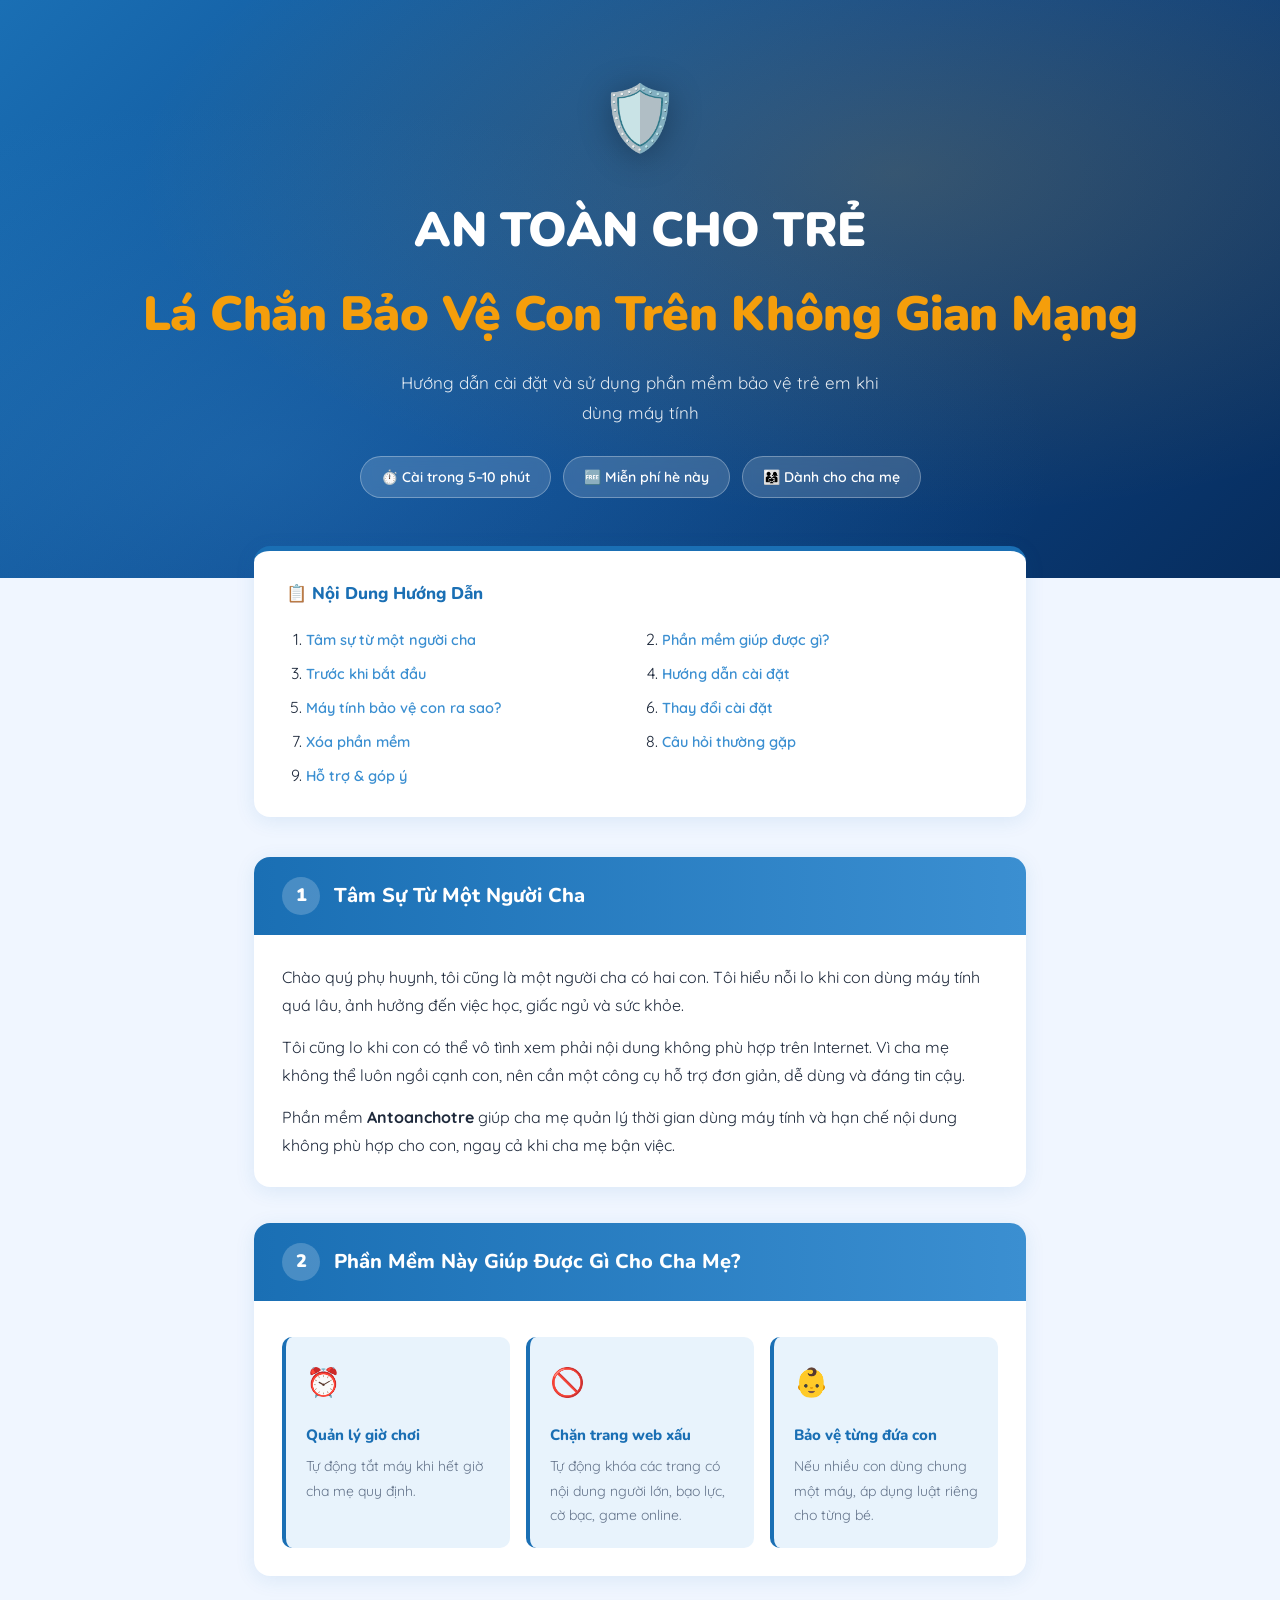
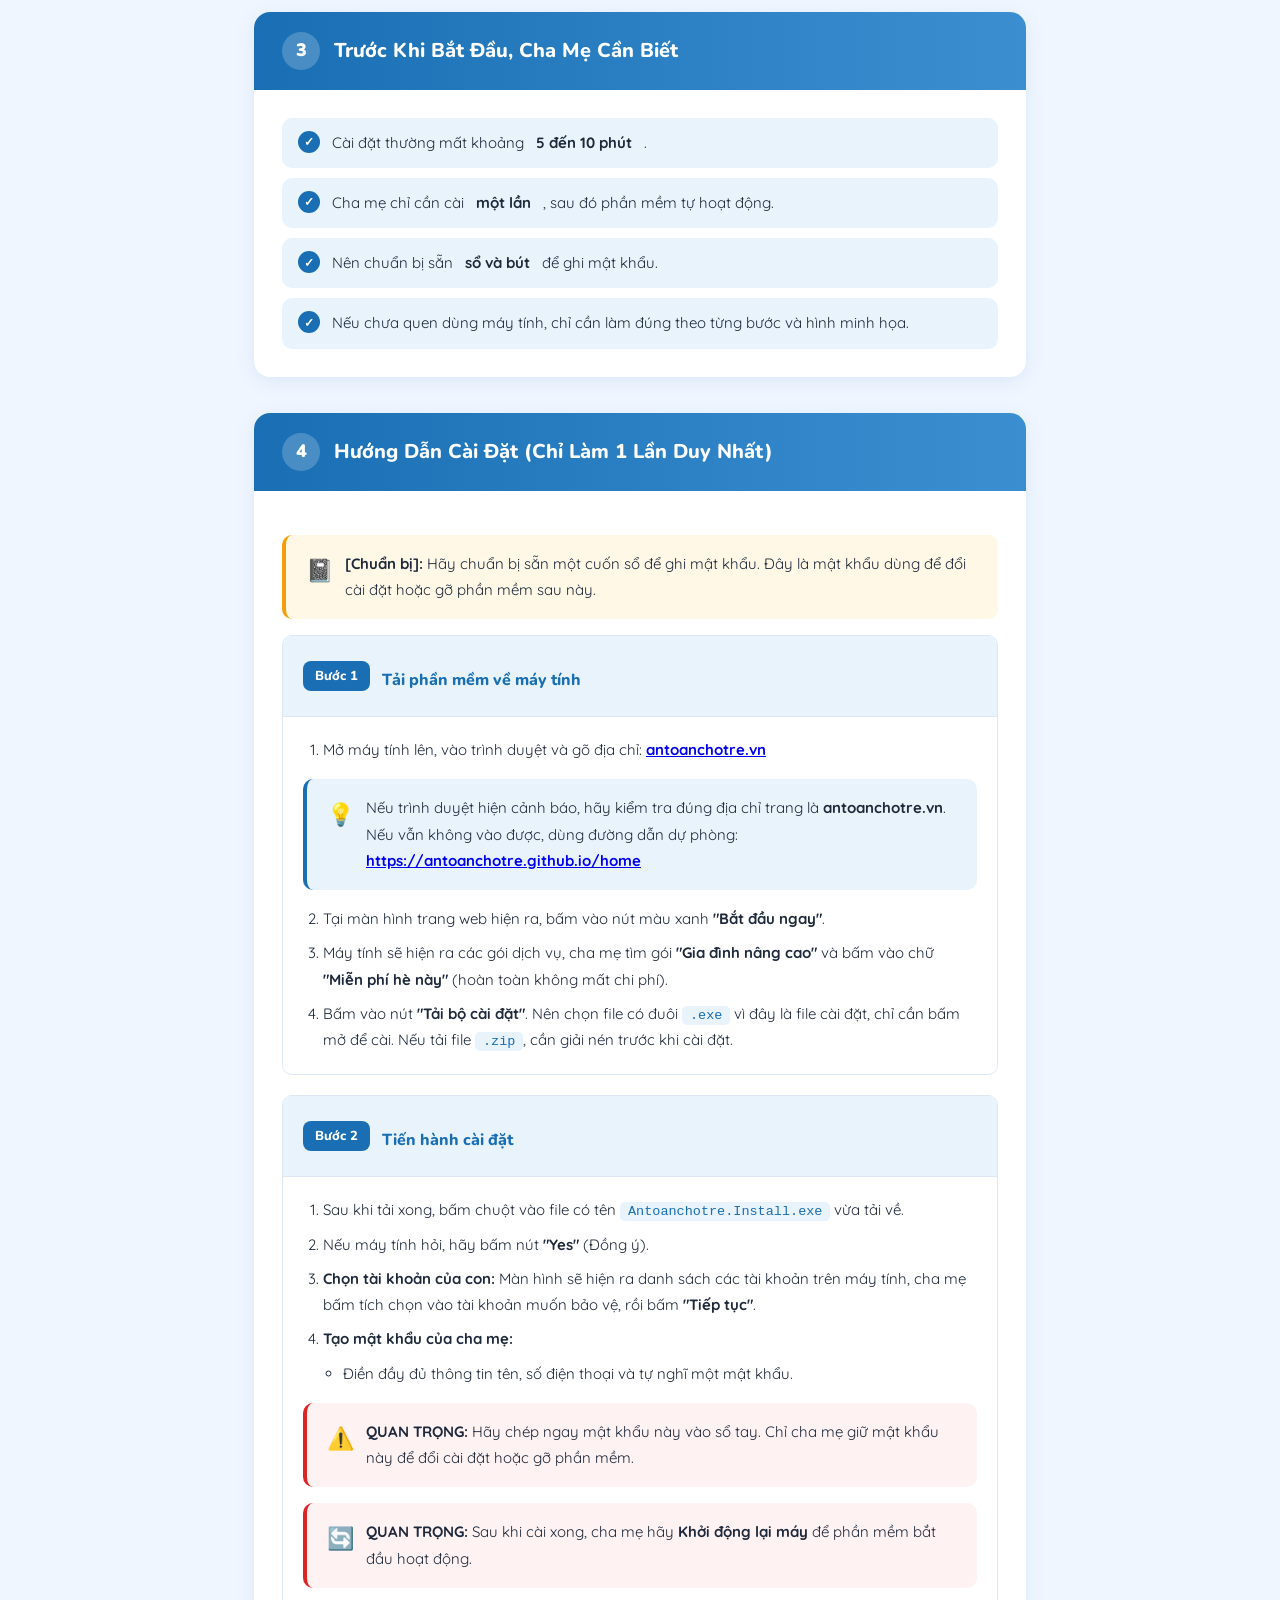
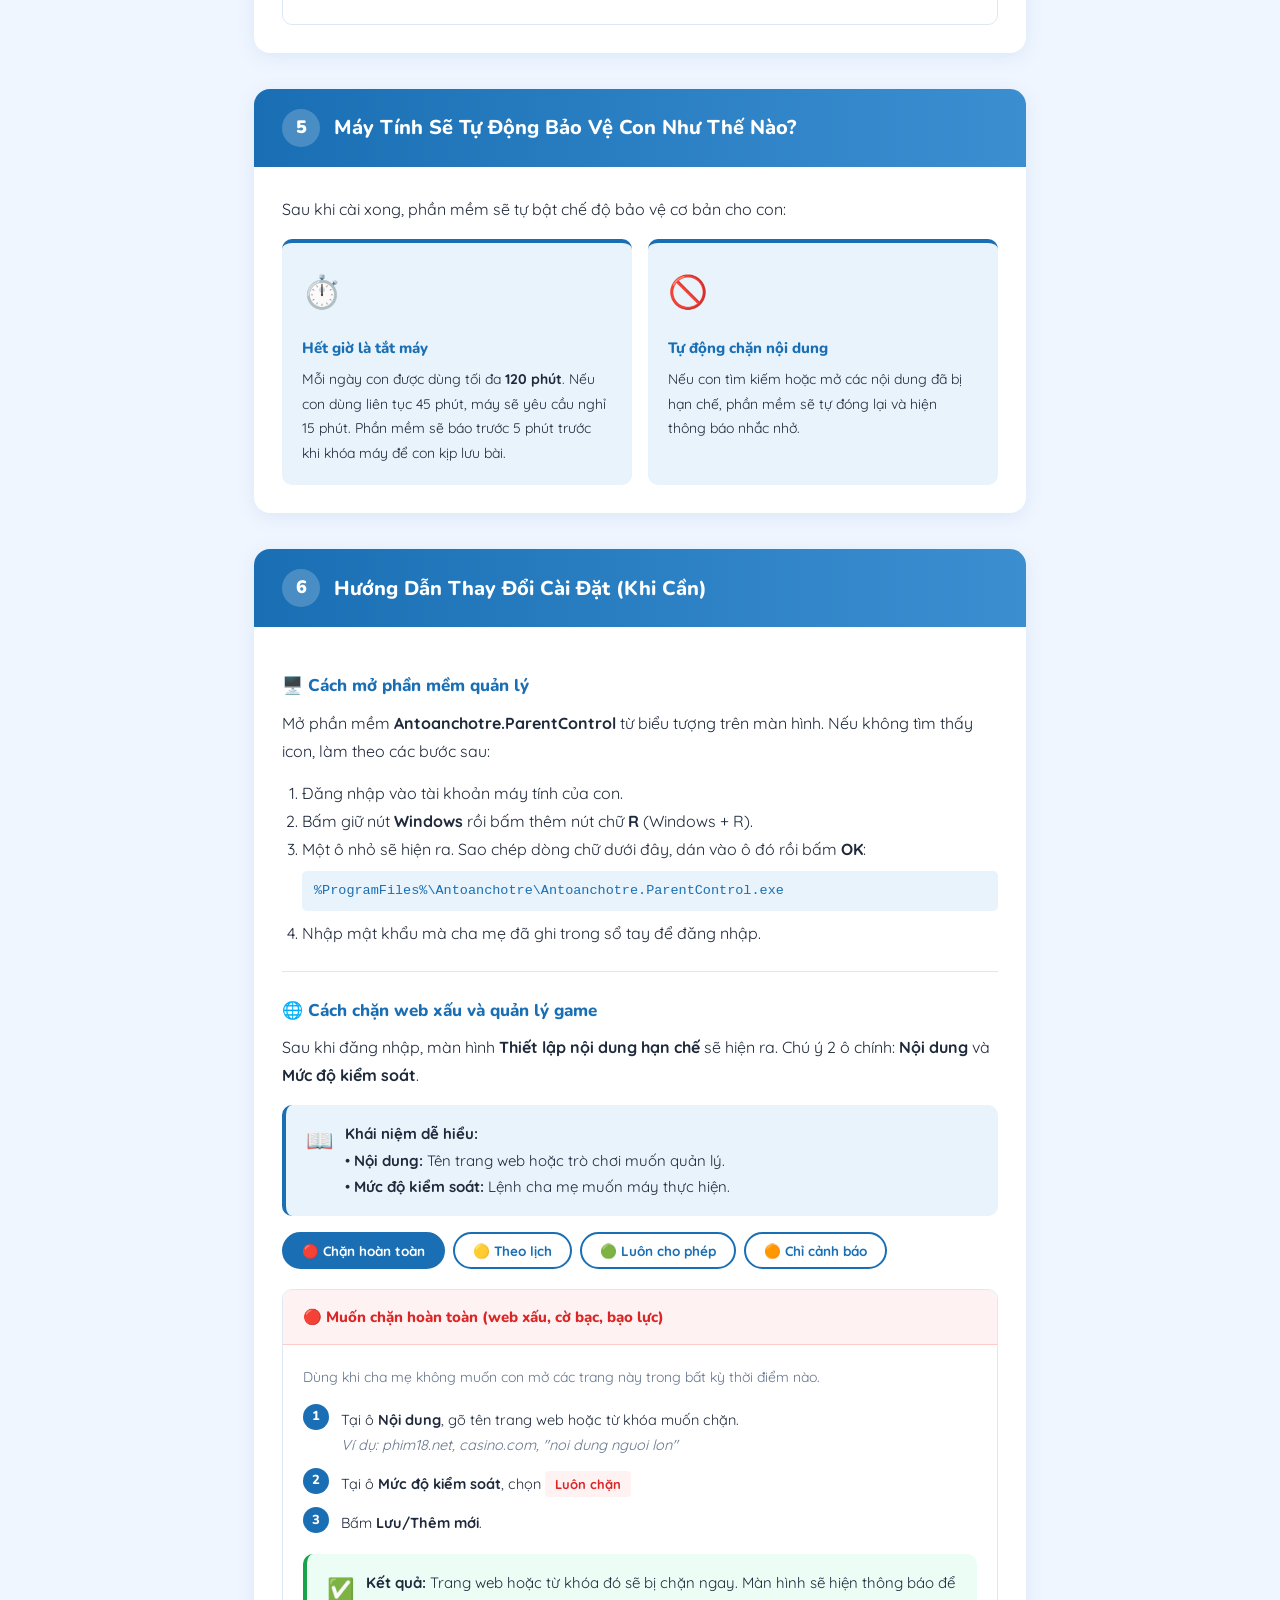
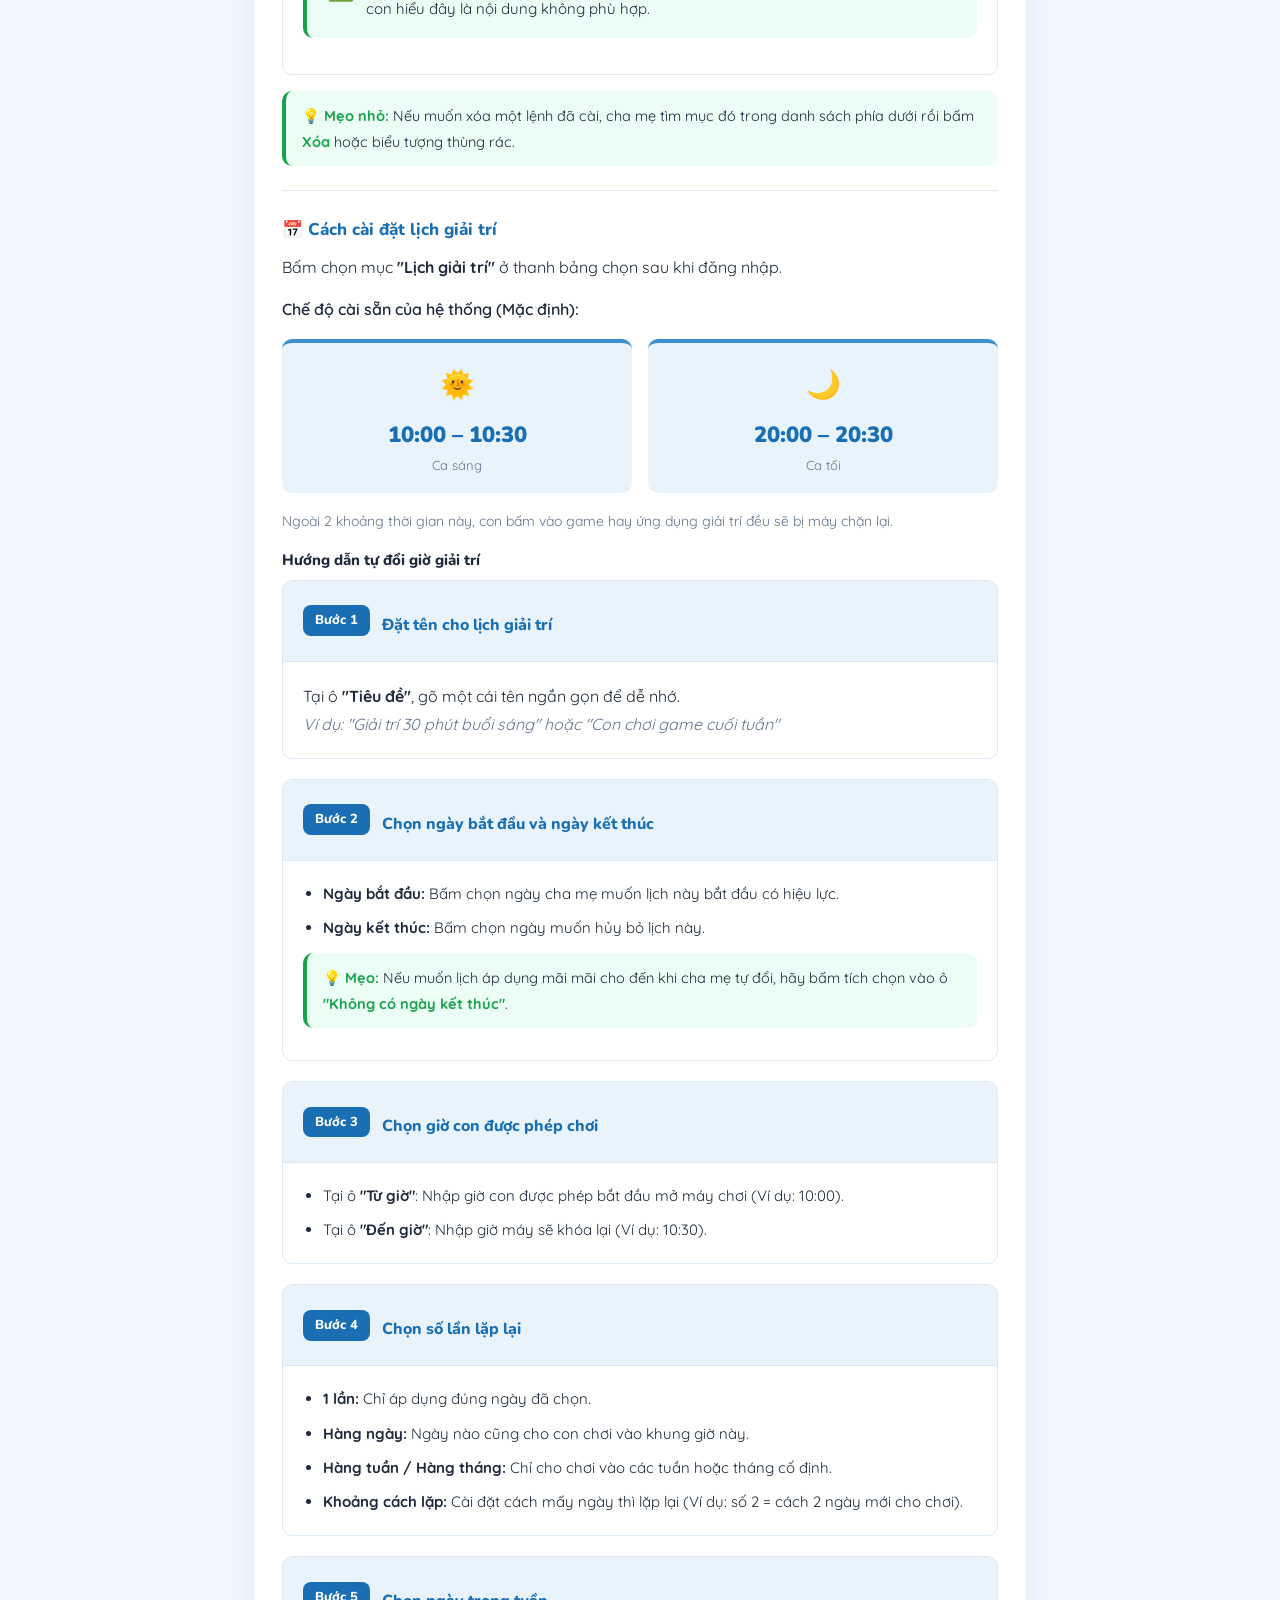
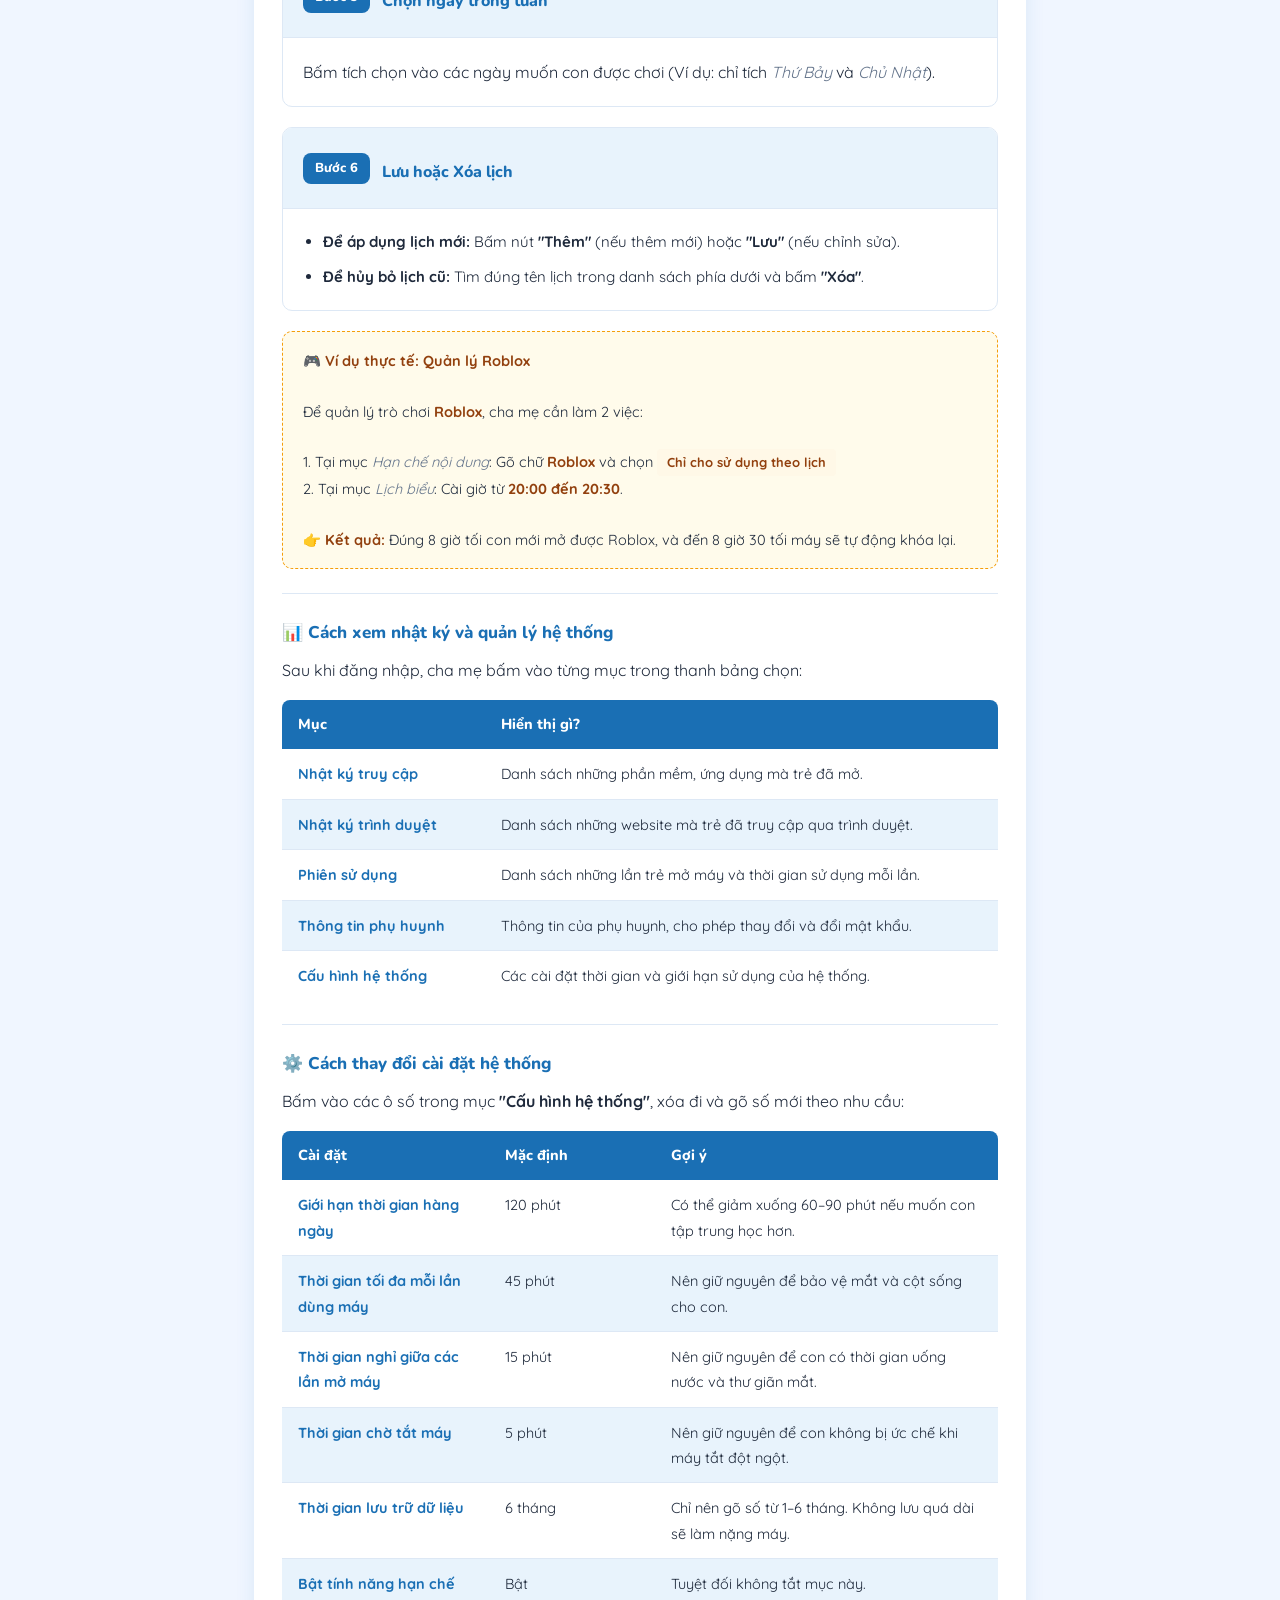
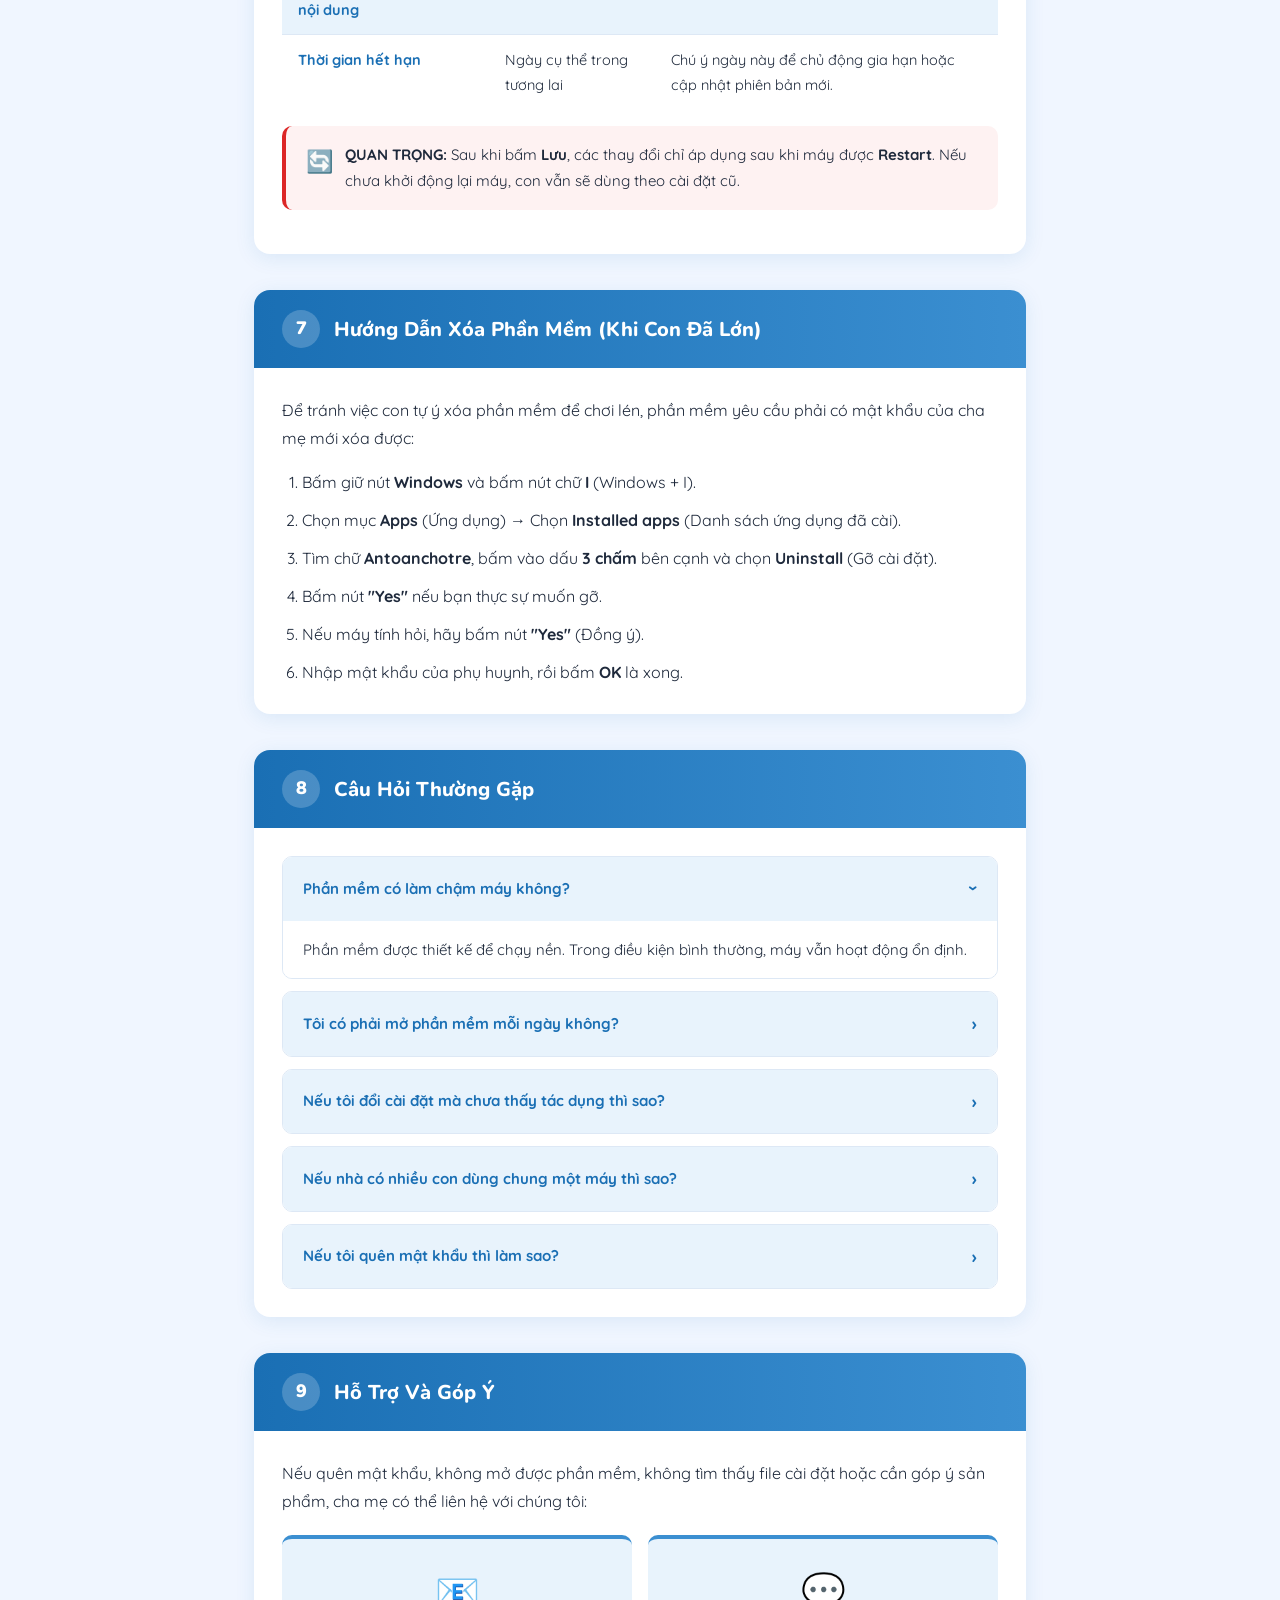
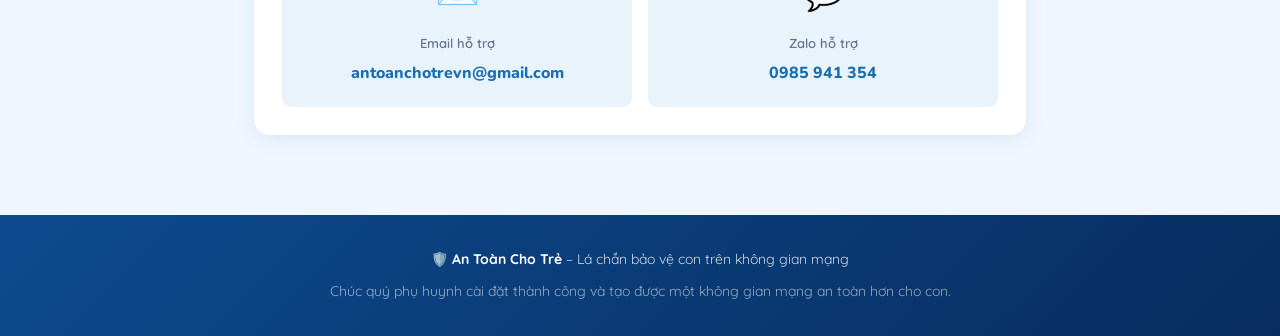
<file: guideline.html>
<!DOCTYPE html>
<html lang="vi">
<head>
  <meta charset="UTF-8">
  <meta name="viewport" content="width=device-width, initial-scale=1.0">
  <title>An Toàn Cho Trẻ – Hướng Dẫn Cài Đặt & Sử Dụng</title>
  <link href="https://fonts.googleapis.com/css2?family=Nunito:wght@400;600;700;800;900&family=Quicksand:wght@400;500;600;700&display=swap" rel="stylesheet">
  <style>
    :root {
      --primary: #1a6fb4;
      --primary-light: #e8f3fc;
      --primary-mid: #3b8fd1;
      --accent: #f59e0b;
      --accent-light: #fff8e7;
      --green: #16a34a;
      --green-light: #ecfdf5;
      --red: #dc2626;
      --red-light: #fef2f2;
      --orange: #ea580c;
      --orange-light: #fff7ed;
      --text: #1e293b;
      --text-muted: #64748b;
      --bg: #f0f6ff;
      --white: #ffffff;
      --border: #dde8f5;
      --shadow: 0 4px 20px rgba(26, 111, 180, 0.10);
      --radius: 16px;
      --radius-sm: 10px;
    }

    * { box-sizing: border-box; margin: 0; padding: 0; }

    body {
      font-family: 'Quicksand', sans-serif;
      background: var(--bg);
      color: var(--text);
      line-height: 1.75;
      font-size: 16px;
    }

    /* ── HERO ── */
    .hero {
      background: linear-gradient(135deg, #1a6fb4 0%, #0d4a8f 50%, #072d5e 100%);
      color: white;
      padding: 60px 24px 80px;
      text-align: center;
      position: relative;
      overflow: hidden;
    }
    .hero::before {
      content: '';
      position: absolute; inset: 0;
      background: radial-gradient(ellipse at 70% 30%, rgba(245,158,11,0.18) 0%, transparent 60%),
                  radial-gradient(ellipse at 20% 80%, rgba(59,143,209,0.25) 0%, transparent 55%);
    }
    .hero-icon {
      font-size: 64px;
      margin-bottom: 16px;
      display: block;
      filter: drop-shadow(0 4px 16px rgba(0,0,0,0.3));
      animation: float 3s ease-in-out infinite;
    }
    @keyframes float {
      0%, 100% { transform: translateY(0); }
      50% { transform: translateY(-8px); }
    }
    .hero h1 {
      font-family: 'Nunito', sans-serif;
      font-size: clamp(28px, 5vw, 48px);
      font-weight: 900;
      letter-spacing: -0.5px;
      position: relative;
    }
    .hero h1 span {
      color: var(--accent);
    }
    .hero-sub {
      font-size: 17px;
      opacity: 0.88;
      margin-top: 12px;
      max-width: 520px;
      margin-left: auto;
      margin-right: auto;
      position: relative;
    }
    .hero-badges {
      display: flex;
      gap: 12px;
      justify-content: center;
      flex-wrap: wrap;
      margin-top: 28px;
      position: relative;
    }
    .badge {
      background: rgba(255,255,255,0.15);
      border: 1px solid rgba(255,255,255,0.3);
      border-radius: 50px;
      padding: 8px 20px;
      font-size: 14px;
      font-weight: 600;
      backdrop-filter: blur(6px);
    }

    /* ── TABLE OF CONTENTS ── */
    .toc-wrap {
      max-width: 820px;
      margin: -32px auto 0;
      padding: 0 24px;
      position: relative;
      z-index: 10;
    }
    .toc {
      background: var(--white);
      border-radius: var(--radius);
      box-shadow: var(--shadow);
      padding: 28px 32px;
      border-top: 5px solid var(--primary);
    }
    .toc h2 {
      font-family: 'Nunito', sans-serif;
      font-size: 17px;
      font-weight: 800;
      color: var(--primary);
      margin-bottom: 16px;
      display: flex;
      align-items: center;
      gap: 8px;
    }
    .toc ol {
      padding-left: 20px;
      display: grid;
      grid-template-columns: 1fr 1fr;
      gap: 6px 24px;
    }
    @media (max-width: 560px) { .toc ol { grid-template-columns: 1fr; } }
    .toc a {
      color: var(--primary-mid);
      text-decoration: none;
      font-size: 14.5px;
      font-weight: 600;
      transition: color 0.2s;
    }
    .toc a:hover { color: var(--primary); text-decoration: underline; }

    /* ── MAIN LAYOUT ── */
    .main {
      max-width: 820px;
      margin: 0 auto;
      padding: 40px 24px 80px;
      display: flex;
      flex-direction: column;
      gap: 36px;
    }

    /* ── SECTION CARD ── */
    .section-card {
      background: var(--white);
      border-radius: var(--radius);
      box-shadow: var(--shadow);
      overflow: hidden;
    }
    .section-header {
      background: linear-gradient(90deg, var(--primary) 0%, var(--primary-mid) 100%);
      color: white;
      padding: 20px 28px;
      display: flex;
      align-items: center;
      gap: 14px;
    }
    .section-num {
      background: rgba(255,255,255,0.2);
      border-radius: 50%;
      width: 38px; height: 38px;
      display: flex; align-items: center; justify-content: center;
      font-family: 'Nunito', sans-serif;
      font-weight: 900;
      font-size: 18px;
      flex-shrink: 0;
    }
    .section-header h2 {
      font-family: 'Nunito', sans-serif;
      font-size: 20px;
      font-weight: 800;
    }
    .section-body {
      padding: 28px;
    }
    .section-body p {
      color: var(--text);
      margin-bottom: 14px;
    }
    .section-body p:last-child { margin-bottom: 0; }

    /* ── FEATURE CARDS (Section 2) ── */
    .feature-grid {
      display: grid;
      grid-template-columns: repeat(auto-fit, minmax(200px, 1fr));
      gap: 16px;
      margin-top: 8px;
    }
    .feature-card {
      background: var(--primary-light);
      border-radius: var(--radius-sm);
      padding: 20px;
      border-left: 4px solid var(--primary);
    }
    .feature-card .feat-icon { font-size: 28px; margin-bottom: 10px; }
    .feature-card h3 {
      font-family: 'Nunito', sans-serif;
      font-weight: 800;
      font-size: 15px;
      color: var(--primary);
      margin-bottom: 6px;
    }
    .feature-card p { font-size: 14px; color: var(--text-muted); margin: 0; }

    /* ── PREP CHECKLIST ── */
    .checklist {
      list-style: none;
      display: flex;
      flex-direction: column;
      gap: 10px;
    }
    .checklist li {
      display: flex;
      align-items: flex-start;
      gap: 12px;
      background: var(--primary-light);
      border-radius: var(--radius-sm);
      padding: 12px 16px;
      font-size: 15px;
    }
    .checklist li::before {
      content: '✓';
      background: var(--primary);
      color: white;
      border-radius: 50%;
      width: 22px; height: 22px;
      display: flex; align-items: center; justify-content: center;
      font-size: 12px;
      font-weight: 800;
      flex-shrink: 0;
      margin-top: 1px;
    }

    /* ── STEP BLOCKS ── */
    .step-block {
      border: 1.5px solid var(--border);
      border-radius: var(--radius-sm);
      overflow: hidden;
      margin-bottom: 20px;
    }
    .step-block:last-child { margin-bottom: 0; }
    .step-title {
      background: var(--primary-light);
      border-bottom: 1.5px solid var(--border);
      padding: 14px 20px;
      display: flex;
      align-items: center;
      gap: 12px;
    }
    .step-badge {
      background: var(--primary);
      color: white;
      border-radius: 8px;
      padding: 4px 12px;
      font-family: 'Nunito', sans-serif;
      font-weight: 800;
      font-size: 13px;
      white-space: nowrap;
    }
    .step-title h3 {
      font-family: 'Nunito', sans-serif;
      font-weight: 800;
      font-size: 16px;
      color: var(--primary);
    }
    .step-content {
      padding: 20px;
    }
    .step-content ol, .step-content ul {
      padding-left: 20px;
    }
    .step-content li { margin-bottom: 8px; font-size: 15px; }
    .step-content li:last-child { margin-bottom: 0; }

    /* ── IMPORTANT BOX ── */
    .alert {
      border-radius: var(--radius-sm);
      padding: 16px 20px;
      display: flex;
      gap: 12px;
      align-items: flex-start;
      margin: 16px 0;
      font-size: 15px;
    }
    .alert-icon { font-size: 22px; flex-shrink: 0; }
    .alert-danger { background: var(--red-light); border-left: 4px solid var(--red); }
    .alert-warning { background: var(--accent-light); border-left: 4px solid var(--accent); }
    .alert-success { background: var(--green-light); border-left: 4px solid var(--green); }
    .alert-info { background: var(--primary-light); border-left: 4px solid var(--primary); }
    .alert strong { font-weight: 700; }

    /* ── AUTO PROTECT ── */
    .protect-grid {
      display: grid;
      grid-template-columns: 1fr 1fr;
      gap: 16px;
    }
    @media (max-width: 560px) { .protect-grid { grid-template-columns: 1fr; } }
    .protect-item {
      background: var(--primary-light);
      border-radius: var(--radius-sm);
      padding: 20px;
      border-top: 4px solid var(--primary);
    }
    .protect-item .p-icon { font-size: 32px; margin-bottom: 10px; }
    .protect-item h3 { font-family: 'Nunito', sans-serif; font-weight: 800; font-size: 15px; color: var(--primary); margin-bottom: 6px; }
    .protect-item p { font-size: 14px; color: var(--text); }

    /* ── CASE SCENARIOS ── */
    .case-tabs {
      display: flex;
      flex-wrap: wrap;
      gap: 8px;
      margin-bottom: 20px;
    }
    .case-tab {
      padding: 8px 18px;
      border-radius: 50px;
      border: 2px solid var(--primary);
      color: var(--primary);
      font-weight: 700;
      font-size: 13.5px;
      cursor: pointer;
      background: transparent;
      transition: all 0.2s;
      font-family: 'Quicksand', sans-serif;
    }
    .case-tab:hover, .case-tab.active {
      background: var(--primary);
      color: white;
    }
    .case-content { display: none; }
    .case-content.active { display: block; }

    .case-box {
      border: 1.5px solid var(--border);
      border-radius: var(--radius-sm);
      overflow: hidden;
    }
    .case-header {
      padding: 14px 20px;
      font-family: 'Nunito', sans-serif;
      font-weight: 800;
      font-size: 15px;
      display: flex;
      align-items: center;
      gap: 10px;
    }
    .case-header.block { background: #fef2f2; color: var(--red); border-bottom: 1.5px solid #fecaca; }
    .case-header.schedule { background: var(--accent-light); color: #92400e; border-bottom: 1.5px solid #fde68a; }
    .case-header.allow { background: var(--green-light); color: var(--green); border-bottom: 1.5px solid #bbf7d0; }
    .case-header.warn { background: var(--orange-light); color: var(--orange); border-bottom: 1.5px solid #fed7aa; }
    .case-steps {
      padding: 20px;
      display: flex;
      flex-direction: column;
      gap: 10px;
    }
    .case-step {
      display: flex;
      align-items: flex-start;
      gap: 12px;
    }
    .case-step-num {
      background: var(--primary);
      color: white;
      border-radius: 50%;
      width: 26px; height: 26px;
      display: flex; align-items: center; justify-content: center;
      font-family: 'Nunito', sans-serif;
      font-weight: 800;
      font-size: 13px;
      flex-shrink: 0;
    }
    .case-step-text { font-size: 14.5px; padding-top: 3px; }
    .tag {
      display: inline-block;
      padding: 2px 10px;
      border-radius: 4px;
      font-size: 13px;
      font-weight: 700;
    }
    .tag-block { background: #fef2f2; color: var(--red); }
    .tag-schedule { background: var(--accent-light); color: #92400e; }
    .tag-allow { background: var(--green-light); color: var(--green); }
    .tag-warn { background: var(--orange-light); color: var(--orange); }

    /* ── SCHEDULE TABLE ── */
    .schedule-default {
      display: flex;
      gap: 16px;
      flex-wrap: wrap;
      margin: 16px 0;
    }
    .schedule-slot {
      flex: 1;
      min-width: 160px;
      background: var(--primary-light);
      border-radius: var(--radius-sm);
      padding: 16px 20px;
      border-top: 4px solid var(--primary-mid);
      text-align: center;
    }
    .schedule-slot .slot-icon { font-size: 28px; margin-bottom: 8px; }
    .schedule-slot .slot-time {
      font-family: 'Nunito', sans-serif;
      font-weight: 900;
      font-size: 22px;
      color: var(--primary);
    }
    .schedule-slot .slot-label { font-size: 13px; color: var(--text-muted); }

    /* ── SETTINGS TABLE ── */
    .settings-table {
      width: 100%;
      border-collapse: collapse;
      font-size: 14.5px;
    }
    .settings-table th {
      background: var(--primary);
      color: white;
      padding: 12px 16px;
      text-align: left;
      font-family: 'Nunito', sans-serif;
      font-weight: 800;
    }
    .settings-table th:first-child { border-radius: 8px 0 0 0; }
    .settings-table th:last-child { border-radius: 0 8px 0 0; }
    .settings-table td {
      padding: 12px 16px;
      border-bottom: 1px solid var(--border);
      vertical-align: top;
    }
    .settings-table tr:nth-child(even) td { background: var(--primary-light); }
    .settings-table tr:last-child td { border-bottom: none; }
    .settings-table td:first-child { font-weight: 700; color: var(--primary); }

    /* ── FAQ ── */
    .faq-list { display: flex; flex-direction: column; gap: 12px; }
    .faq-item {
      border: 1.5px solid var(--border);
      border-radius: var(--radius-sm);
      overflow: hidden;
    }
    .faq-q {
      padding: 16px 20px;
      cursor: pointer;
      display: flex;
      justify-content: space-between;
      align-items: center;
      font-weight: 700;
      font-size: 15px;
      background: var(--primary-light);
      color: var(--primary);
      user-select: none;
    }
    .faq-q .arrow { font-size: 18px; transition: transform 0.25s; }
    .faq-item.open .faq-q .arrow { transform: rotate(90deg); }
    .faq-a {
      display: none;
      padding: 16px 20px;
      font-size: 15px;
      line-height: 1.7;
      background: white;
    }
    .faq-item.open .faq-a { display: block; }

    /* ── SUPPORT ── */
    .support-cards {
      display: flex;
      gap: 16px;
      flex-wrap: wrap;
    }
    .support-card {
      flex: 1;
      min-width: 200px;
      background: var(--primary-light);
      border-radius: var(--radius-sm);
      padding: 20px;
      text-align: center;
      border-top: 4px solid var(--primary-mid);
    }
    .support-card .s-icon { font-size: 36px; margin-bottom: 10px; }
    .support-card .s-label { font-size: 13px; color: var(--text-muted); margin-bottom: 4px; font-weight: 600; }
    .support-card .s-val { font-family: 'Nunito', sans-serif; font-weight: 800; font-size: 16px; color: var(--primary); }
    .support-card a { color: var(--primary); text-decoration: none; }

    /* ── FOOTER ── */
    footer {
      background: linear-gradient(135deg, #0d4a8f, #072d5e);
      color: rgba(255,255,255,0.8);
      text-align: center;
      padding: 32px 24px;
      font-size: 14px;
    }
    footer strong { color: white; }

    /* ── CODE ── */
    code {
      font-family: 'Courier New', monospace;
      background: var(--primary-light);
      color: var(--primary);
      padding: 2px 8px;
      border-radius: 5px;
      font-size: 13.5px;
    }

    /* ── EXAMPLE BOX ── */
    .example-box {
      background: #fffbeb;
      border: 1.5px dashed var(--accent);
      border-radius: var(--radius-sm);
      padding: 16px 20px;
      font-size: 14.5px;
      margin: 12px 0;
    }
    .example-box strong { color: #92400e; }

    h3 { font-family: 'Nunito', sans-serif; font-weight: 800; color: var(--primary); margin: 16px 0 8px; font-size: 17px; }
    h4 { font-family: 'Nunito', sans-serif; font-weight: 800; color: var(--text); margin: 14px 0 6px; font-size: 15px; }

    strong { font-weight: 700; }
    em { font-style: italic; color: var(--text-muted); }

    .tip {
      background: var(--green-light);
      border-left: 4px solid var(--green);
      border-radius: var(--radius-sm);
      padding: 12px 16px;
      font-size: 14.5px;
      margin: 12px 0;
    }
    .tip strong { color: var(--green); }
  </style>
</head>
<body>

<!-- HERO -->
<div class="hero">
  <span class="hero-icon">🛡️</span>
  <h1>AN TOÀN CHO TRẺ<br><span>Lá Chắn Bảo Vệ Con Trên Không Gian Mạng</span></h1>
  <p class="hero-sub">Hướng dẫn cài đặt và sử dụng phần mềm bảo vệ trẻ em khi dùng máy tính</p>
  <div class="hero-badges">
    <span class="badge">⏱️ Cài trong 5–10 phút</span>
    <span class="badge">🆓 Miễn phí hè này</span>
    <span class="badge">👨‍👩‍👧 Dành cho cha mẹ</span>
  </div>
</div>

<!-- TOC -->
<div class="toc-wrap">
  <div class="toc">
    <h2>📋 Nội Dung Hướng Dẫn</h2>
    <ol>
      <li><a href="#sec1">Tâm sự từ một người cha</a></li>
      <li><a href="#sec2">Phần mềm giúp được gì?</a></li>
      <li><a href="#sec3">Trước khi bắt đầu</a></li>
      <li><a href="#sec4">Hướng dẫn cài đặt</a></li>
      <li><a href="#sec5">Máy tính bảo vệ con ra sao?</a></li>
      <li><a href="#sec6">Thay đổi cài đặt</a></li>
      <li><a href="#sec7">Xóa phần mềm</a></li>
      <li><a href="#sec8">Câu hỏi thường gặp</a></li>
      <li><a href="#sec9">Hỗ trợ & góp ý</a></li>
    </ol>
  </div>
</div>

<!-- MAIN CONTENT -->
<div class="main">

  <!-- SECTION 1 -->
  <div class="section-card" id="sec1">
    <div class="section-header">
      <div class="section-num">1</div>
      <h2>Tâm Sự Từ Một Người Cha</h2>
    </div>
    <div class="section-body">
      <p>Chào quý phụ huynh, tôi cũng là một người cha có hai con. Tôi hiểu nỗi lo khi con dùng máy tính quá lâu, ảnh hưởng đến việc học, giấc ngủ và sức khỏe.</p>
      <p>Tôi cũng lo khi con có thể vô tình xem phải nội dung không phù hợp trên Internet. Vì cha mẹ không thể luôn ngồi cạnh con, nên cần một công cụ hỗ trợ đơn giản, dễ dùng và đáng tin cậy.</p>
      <p>Phần mềm <strong>Antoanchotre</strong> giúp cha mẹ quản lý thời gian dùng máy tính và hạn chế nội dung không phù hợp cho con, ngay cả khi cha mẹ bận việc.</p>
    </div>
  </div>

  <!-- SECTION 2 -->
  <div class="section-card" id="sec2">
    <div class="section-header">
      <div class="section-num">2</div>
      <h2>Phần Mềm Này Giúp Được Gì Cho Cha Mẹ?</h2>
    </div>
    <div class="section-body">
      <div class="feature-grid">
        <div class="feature-card">
          <div class="feat-icon">⏰</div>
          <h3>Quản lý giờ chơi</h3>
          <p>Tự động tắt máy khi hết giờ cha mẹ quy định.</p>
        </div>
        <div class="feature-card">
          <div class="feat-icon">🚫</div>
          <h3>Chặn trang web xấu</h3>
          <p>Tự động khóa các trang có nội dung người lớn, bạo lực, cờ bạc, game online.</p>
        </div>
        <div class="feature-card">
          <div class="feat-icon">👶</div>
          <h3>Bảo vệ từng đứa con</h3>
          <p>Nếu nhiều con dùng chung một máy, áp dụng luật riêng cho từng bé.</p>
        </div>
      </div>
    </div>
  </div>

  <!-- SECTION 3 -->
  <div class="section-card" id="sec3">
    <div class="section-header">
      <div class="section-num">3</div>
      <h2>Trước Khi Bắt Đầu, Cha Mẹ Cần Biết</h2>
    </div>
    <div class="section-body">
      <ul class="checklist">
        <li>Cài đặt thường mất khoảng <strong>5 đến 10 phút</strong>.</li>
        <li>Cha mẹ chỉ cần cài <strong>một lần</strong>, sau đó phần mềm tự hoạt động.</li>
        <li>Nên chuẩn bị sẵn <strong>sổ và bút</strong> để ghi mật khẩu.</li>
        <li>Nếu chưa quen dùng máy tính, chỉ cần làm đúng theo từng bước và hình minh họa.</li>
      </ul>
    </div>
  </div>

  <!-- SECTION 4 -->
  <div class="section-card" id="sec4">
    <div class="section-header">
      <div class="section-num">4</div>
      <h2>Hướng Dẫn Cài Đặt (Chỉ Làm 1 Lần Duy Nhất)</h2>
    </div>
    <div class="section-body">
      <div class="alert alert-warning">
        <span class="alert-icon">📓</span>
        <div><strong>[Chuẩn bị]:</strong> Hãy chuẩn bị sẵn một cuốn sổ để ghi mật khẩu. Đây là mật khẩu dùng để đổi cài đặt hoặc gỡ phần mềm sau này.</div>
      </div>

      <div class="step-block">
        <div class="step-title">
          <span class="step-badge">Bước 1</span>
          <h3>Tải phần mềm về máy tính</h3>
        </div>
        <div class="step-content">
          <ol>
            <li>Mở máy tính lên, vào trình duyệt và gõ địa chỉ: <strong><a href="http://antoanchotre.vn" target="_blank">antoanchotre.vn</a></strong></li>
          </ol>
          <div class="alert alert-info">
            <span class="alert-icon">💡</span>
            <div>Nếu trình duyệt hiện cảnh báo, hãy kiểm tra đúng địa chỉ trang là <strong>antoanchotre.vn</strong>. Nếu vẫn không vào được, dùng đường dẫn dự phòng: <a href="https://antoanchotre.github.io/home" target="_blank"><strong>https://antoanchotre.github.io/home</strong></a></div>
          </div>
          <ol start="2">
            <li>Tại màn hình trang web hiện ra, bấm vào nút màu xanh <strong>"Bắt đầu ngay"</strong>.</li>
            <li>Máy tính sẽ hiện ra các gói dịch vụ, cha mẹ tìm gói <strong>"Gia đình nâng cao"</strong> và bấm vào chữ <strong>"Miễn phí hè này"</strong> (hoàn toàn không mất chi phí).</li>
            <li>Bấm vào nút <strong>"Tải bộ cài đặt"</strong>. Nên chọn file có đuôi <code>.exe</code> vì đây là file cài đặt, chỉ cần bấm mở để cài. Nếu tải file <code>.zip</code>, cần giải nén trước khi cài đặt.</li>
          </ol>
        </div>
      </div>

      <div class="step-block">
        <div class="step-title">
          <span class="step-badge">Bước 2</span>
          <h3>Tiến hành cài đặt</h3>
        </div>
        <div class="step-content">
          <ol>
            <li>Sau khi tải xong, bấm chuột vào file có tên <code>Antoanchotre.Install.exe</code> vừa tải về.</li>
            <li>Nếu máy tính hỏi, hãy bấm nút <strong>"Yes"</strong> (Đồng ý).</li>
            <li><strong>Chọn tài khoản của con:</strong> Màn hình sẽ hiện ra danh sách các tài khoản trên máy tính, cha mẹ bấm tích chọn vào tài khoản muốn bảo vệ, rồi bấm <strong>"Tiếp tục"</strong>.</li>
            <li>
              <strong>Tạo mật khẩu của cha mẹ:</strong>
              <ul style="margin-top:8px;">
                <li>Điền đầy đủ thông tin tên, số điện thoại và tự nghĩ một mật khẩu.</li>
              </ul>
            </li>
          </ol>
          <div class="alert alert-danger">
            <span class="alert-icon">⚠️</span>
            <div><strong>QUAN TRỌNG:</strong> Hãy chép ngay mật khẩu này vào sổ tay. Chỉ cha mẹ giữ mật khẩu này để đổi cài đặt hoặc gỡ phần mềm.</div>
          </div>
          <div class="alert alert-danger">
            <span class="alert-icon">🔄</span>
            <div><strong>QUAN TRỌNG:</strong> Sau khi cài xong, cha mẹ hãy <strong>Khởi động lại máy</strong> để phần mềm bắt đầu hoạt động.</div>
          </div>
        </div>
      </div>
    </div>
  </div>

  <!-- SECTION 5 -->
  <div class="section-card" id="sec5">
    <div class="section-header">
      <div class="section-num">5</div>
      <h2>Máy Tính Sẽ Tự Động Bảo Vệ Con Như Thế Nào?</h2>
    </div>
    <div class="section-body">
      <p>Sau khi cài xong, phần mềm sẽ tự bật chế độ bảo vệ cơ bản cho con:</p>
      <div class="protect-grid" style="margin-top:16px;">
        <div class="protect-item">
          <div class="p-icon">⏱️</div>
          <h3>Hết giờ là tắt máy</h3>
          <p>Mỗi ngày con được dùng tối đa <strong>120 phút</strong>. Nếu con dùng liên tục 45 phút, máy sẽ yêu cầu nghỉ 15 phút. Phần mềm sẽ báo trước 5 phút trước khi khóa máy để con kịp lưu bài.</p>
        </div>
        <div class="protect-item">
          <div class="p-icon">🚫</div>
          <h3>Tự động chặn nội dung</h3>
          <p>Nếu con tìm kiếm hoặc mở các nội dung đã bị hạn chế, phần mềm sẽ tự đóng lại và hiện thông báo nhắc nhở.</p>
        </div>
      </div>
    </div>
  </div>

  <!-- SECTION 6 -->
  <div class="section-card" id="sec6">
    <div class="section-header">
      <div class="section-num">6</div>
      <h2>Hướng Dẫn Thay Đổi Cài Đặt (Khi Cần)</h2>
    </div>
    <div class="section-body">

      <h3>🖥️ Cách mở phần mềm quản lý</h3>
      <p>Mở phần mềm <strong>Antoanchotre.ParentControl</strong> từ biểu tượng trên màn hình. Nếu không tìm thấy icon, làm theo các bước sau:</p>
      <ol style="padding-left:20px; margin:12px 0;">
        <li>Đăng nhập vào tài khoản máy tính của con.</li>
        <li>Bấm giữ nút <strong>Windows</strong> rồi bấm thêm nút chữ <strong>R</strong> (Windows + R).</li>
        <li>Một ô nhỏ sẽ hiện ra. Sao chép dòng chữ dưới đây, dán vào ô đó rồi bấm <strong>OK</strong>:<br><code style="display:block; margin:8px 0; padding:8px 12px;">%ProgramFiles%\Antoanchotre\Antoanchotre.ParentControl.exe</code></li>
        <li>Nhập mật khẩu mà cha mẹ đã ghi trong sổ tay để đăng nhập.</li>
      </ol>

      <hr style="border:none; border-top:1.5px solid var(--border); margin:24px 0;">

      <h3>🌐 Cách chặn web xấu và quản lý game</h3>
      <p>Sau khi đăng nhập, màn hình <strong>Thiết lập nội dung hạn chế</strong> sẽ hiện ra. Chú ý 2 ô chính: <strong>Nội dung</strong> và <strong>Mức độ kiểm soát</strong>.</p>

      <div class="alert alert-info" style="margin:16px 0;">
        <span class="alert-icon">📖</span>
        <div>
          <strong>Khái niệm dễ hiểu:</strong><br>
          • <strong>Nội dung:</strong> Tên trang web hoặc trò chơi muốn quản lý.<br>
          • <strong>Mức độ kiểm soát:</strong> Lệnh cha mẹ muốn máy thực hiện.
        </div>
      </div>

      <!-- Case Tabs -->
      <div class="case-tabs">
        <button class="case-tab active" onclick="showCase('block')">🔴 Chặn hoàn toàn</button>
        <button class="case-tab" onclick="showCase('schedule')">🟡 Theo lịch</button>
        <button class="case-tab" onclick="showCase('allow')">🟢 Luôn cho phép</button>
        <button class="case-tab" onclick="showCase('warn')">🟠 Chỉ cảnh báo</button>
      </div>

      <div id="case-block" class="case-content active">
        <div class="case-box">
          <div class="case-header block">🔴 Muốn chặn hoàn toàn (web xấu, cờ bạc, bạo lực)</div>
          <div class="case-steps">
            <p style="font-size:14px; color:var(--text-muted); margin-bottom:4px;">Dùng khi cha mẹ không muốn con mở các trang này trong bất kỳ thời điểm nào.</p>
            <div class="case-step">
              <div class="case-step-num">1</div>
              <div class="case-step-text">Tại ô <strong>Nội dung</strong>, gõ tên trang web hoặc từ khóa muốn chặn.<br><em>Ví dụ: phim18.net, casino.com, "noi dung nguoi lon"</em></div>
            </div>
            <div class="case-step">
              <div class="case-step-num">2</div>
              <div class="case-step-text">Tại ô <strong>Mức độ kiểm soát</strong>, chọn <span class="tag tag-block">Luôn chặn</span></div>
            </div>
            <div class="case-step">
              <div class="case-step-num">3</div>
              <div class="case-step-text">Bấm <strong>Lưu/Thêm mới</strong>.</div>
            </div>
            <div class="alert alert-success" style="margin-top:8px;">
              <span class="alert-icon">✅</span>
              <div><strong>Kết quả:</strong> Trang web hoặc từ khóa đó sẽ bị chặn ngay. Màn hình sẽ hiện thông báo để con hiểu đây là nội dung không phù hợp.</div>
            </div>
          </div>
        </div>
      </div>

      <div id="case-schedule" class="case-content">
        <div class="case-box">
          <div class="case-header schedule">🟡 Chỉ cho phép chơi game theo giờ cố định</div>
          <div class="case-steps">
            <p style="font-size:14px; color:var(--text-muted); margin-bottom:4px;">Dùng khi cha mẹ vẫn cho con chơi game, nhưng chỉ trong khung giờ giải trí đã cài sẵn.</p>
            <div class="case-step">
              <div class="case-step-num">1</div>
              <div class="case-step-text">Tại ô <strong>Nội dung</strong>, gõ tên trò chơi hoặc trang web game.<br><em>Ví dụ: Roblox, Game Center, roblox.com</em></div>
            </div>
            <div class="case-step">
              <div class="case-step-num">2</div>
              <div class="case-step-text">Tại ô <strong>Mức độ kiểm soát</strong>, chọn <span class="tag tag-schedule">Chỉ cho sử dụng theo lịch</span></div>
            </div>
            <div class="case-step">
              <div class="case-step-num">3</div>
              <div class="case-step-text">Bấm <strong>Lưu/Thêm mới</strong>.</div>
            </div>
            <div class="alert alert-success" style="margin-top:8px;">
              <span class="alert-icon">✅</span>
              <div><strong>Kết quả:</strong> Vào giờ học con mở game sẽ bị khóa. Game chỉ được mở trong khung giờ giải trí đã cài.</div>
            </div>
          </div>
        </div>
      </div>

      <div id="case-allow" class="case-content">
        <div class="case-box">
          <div class="case-header allow">🟢 Luôn cho phép học tập (tránh bị khóa nhầm)</div>
          <div class="case-steps">
            <p style="font-size:14px; color:var(--text-muted); margin-bottom:4px;">Dùng khi cha mẹ muốn đảm bảo một trang học tập luôn mở được và không bị khóa nhầm.</p>
            <div class="case-step">
              <div class="case-step-num">1</div>
              <div class="case-step-text">Tại ô <strong>Nội dung</strong>, gõ chính xác đường link học tập của con.<br><em>Ví dụ: tienganhchoe.com, tienganh.abc.com/learn</em></div>
            </div>
            <div class="case-step">
              <div class="case-step-num">2</div>
              <div class="case-step-text">Tại ô <strong>Mức độ kiểm soát</strong>, chọn <span class="tag tag-allow">Luôn cho phép sử dụng</span></div>
            </div>
            <div class="case-step">
              <div class="case-step-num">3</div>
              <div class="case-step-text">Bấm <strong>Lưu/Thêm mới</strong>.</div>
            </div>
          </div>
        </div>
      </div>

      <div id="case-warn" class="case-content">
        <div class="case-box">
          <div class="case-header warn">🟠 Chỉ cảnh báo chứ không chặn</div>
          <div class="case-steps">
            <p style="font-size:14px; color:var(--text-muted); margin-bottom:4px;">Dùng cho các trang mà cha mẹ không muốn cấm hẳn nhưng vẫn muốn nhắc con dùng cẩn thận.</p>
            <div class="case-step">
              <div class="case-step-num">1</div>
              <div class="case-step-text">Tại ô <strong>Nội dung</strong>, gõ tên trang web.<br><em>Ví dụ: youtube.com</em></div>
            </div>
            <div class="case-step">
              <div class="case-step-num">2</div>
              <div class="case-step-text">Tại ô <strong>Mức độ kiểm soát</strong>, chọn <span class="tag tag-warn">Cảnh báo khi sử dụng</span></div>
            </div>
            <div class="case-step">
              <div class="case-step-num">3</div>
              <div class="case-step-text">Bấm <strong>Lưu/Thêm mới</strong>.</div>
            </div>
            <div class="alert alert-success" style="margin-top:8px;">
              <span class="alert-icon">✅</span>
              <div><strong>Kết quả:</strong> Khi con vào trang này, máy vẫn cho xem nhưng sẽ hiện thông báo nhắc con dùng cẩn thận hơn.</div>
            </div>
          </div>
        </div>
      </div>

      <div class="tip" style="margin-top:16px;">
        <strong>💡 Mẹo nhỏ:</strong> Nếu muốn xóa một lệnh đã cài, cha mẹ tìm mục đó trong danh sách phía dưới rồi bấm <strong>Xóa</strong> hoặc biểu tượng thùng rác.
      </div>

      <hr style="border:none; border-top:1.5px solid var(--border); margin:24px 0;">

      <h3>📅 Cách cài đặt lịch giải trí</h3>
      <p>Bấm chọn mục <strong>"Lịch giải trí"</strong> ở thanh bảng chọn sau khi đăng nhập.</p>

      <p style="margin:12px 0; font-weight:600;">Chế độ cài sẵn của hệ thống (Mặc định):</p>
      <div class="schedule-default">
        <div class="schedule-slot">
          <div class="slot-icon">🌞</div>
          <div class="slot-time">10:00 – 10:30</div>
          <div class="slot-label">Ca sáng</div>
        </div>
        <div class="schedule-slot">
          <div class="slot-icon">🌙</div>
          <div class="slot-time">20:00 – 20:30</div>
          <div class="slot-label">Ca tối</div>
        </div>
      </div>
      <p style="font-size:14px; color:var(--text-muted); margin-top:8px;">Ngoài 2 khoảng thời gian này, con bấm vào game hay ứng dụng giải trí đều sẽ bị máy chặn lại.</p>

      <h4>Hướng dẫn tự đổi giờ giải trí</h4>
      <div class="step-block">
        <div class="step-title"><span class="step-badge">Bước 1</span><h3>Đặt tên cho lịch giải trí</h3></div>
        <div class="step-content"><p>Tại ô <strong>"Tiêu đề"</strong>, gõ một cái tên ngắn gọn để dễ nhớ.<br><em>Ví dụ: "Giải trí 30 phút buổi sáng" hoặc "Con chơi game cuối tuần"</em></p></div>
      </div>
      <div class="step-block">
        <div class="step-title"><span class="step-badge">Bước 2</span><h3>Chọn ngày bắt đầu và ngày kết thúc</h3></div>
        <div class="step-content">
          <ul>
            <li><strong>Ngày bắt đầu:</strong> Bấm chọn ngày cha mẹ muốn lịch này bắt đầu có hiệu lực.</li>
            <li><strong>Ngày kết thúc:</strong> Bấm chọn ngày muốn hủy bỏ lịch này.</li>
          </ul>
          <div class="tip"><strong>💡 Mẹo:</strong> Nếu muốn lịch áp dụng mãi mãi cho đến khi cha mẹ tự đổi, hãy bấm tích chọn vào ô <strong>"Không có ngày kết thúc"</strong>.</div>
        </div>
      </div>
      <div class="step-block">
        <div class="step-title"><span class="step-badge">Bước 3</span><h3>Chọn giờ con được phép chơi</h3></div>
        <div class="step-content">
          <ul>
            <li>Tại ô <strong>"Từ giờ"</strong>: Nhập giờ con được phép bắt đầu mở máy chơi (Ví dụ: 10:00).</li>
            <li>Tại ô <strong>"Đến giờ"</strong>: Nhập giờ máy sẽ khóa lại (Ví dụ: 10:30).</li>
          </ul>
        </div>
      </div>
      <div class="step-block">
        <div class="step-title"><span class="step-badge">Bước 4</span><h3>Chọn số lần lặp lại</h3></div>
        <div class="step-content">
          <ul>
            <li><strong>1 lần:</strong> Chỉ áp dụng đúng ngày đã chọn.</li>
            <li><strong>Hàng ngày:</strong> Ngày nào cũng cho con chơi vào khung giờ này.</li>
            <li><strong>Hàng tuần / Hàng tháng:</strong> Chỉ cho chơi vào các tuần hoặc tháng cố định.</li>
            <li><strong>Khoảng cách lặp:</strong> Cài đặt cách mấy ngày thì lặp lại (Ví dụ: số 2 = cách 2 ngày mới cho chơi).</li>
          </ul>
        </div>
      </div>
      <div class="step-block">
        <div class="step-title"><span class="step-badge">Bước 5</span><h3>Chọn ngày trong tuần</h3></div>
        <div class="step-content"><p>Bấm tích chọn vào các ngày muốn con được chơi (Ví dụ: chỉ tích <em>Thứ Bảy</em> và <em>Chủ Nhật</em>).</p></div>
      </div>
      <div class="step-block">
        <div class="step-title"><span class="step-badge">Bước 6</span><h3>Lưu hoặc Xóa lịch</h3></div>
        <div class="step-content">
          <ul>
            <li><strong>Để áp dụng lịch mới:</strong> Bấm nút <strong>"Thêm"</strong> (nếu thêm mới) hoặc <strong>"Lưu"</strong> (nếu chỉnh sửa).</li>
            <li><strong>Để hủy bỏ lịch cũ:</strong> Tìm đúng tên lịch trong danh sách phía dưới và bấm <strong>"Xóa"</strong>.</li>
          </ul>
        </div>
      </div>

      <div class="example-box">
        <strong>🎮 Ví dụ thực tế: Quản lý Roblox</strong><br><br>
        Để quản lý trò chơi <strong>Roblox</strong>, cha mẹ cần làm 2 việc:<br><br>
        1. Tại mục <em>Hạn chế nội dung</em>: Gõ chữ <strong>Roblox</strong> và chọn <span class="tag tag-schedule">Chỉ cho sử dụng theo lịch</span><br>
        2. Tại mục <em>Lịch biểu</em>: Cài giờ từ <strong>20:00 đến 20:30</strong>.<br><br>
        👉 <strong>Kết quả:</strong> Đúng 8 giờ tối con mới mở được Roblox, và đến 8 giờ 30 tối máy sẽ tự động khóa lại.
      </div>

      <hr style="border:none; border-top:1.5px solid var(--border); margin:24px 0;">

      <h3>📊 Cách xem nhật ký và quản lý hệ thống</h3>
      <p>Sau khi đăng nhập, cha mẹ bấm vào từng mục trong thanh bảng chọn:</p>

      <table class="settings-table" style="margin:16px 0;">
        <thead>
          <tr><th>Mục</th><th>Hiển thị gì?</th></tr>
        </thead>
        <tbody>
          <tr><td>Nhật ký truy cập</td><td>Danh sách những phần mềm, ứng dụng mà trẻ đã mở.</td></tr>
          <tr><td>Nhật ký trình duyệt</td><td>Danh sách những website mà trẻ đã truy cập qua trình duyệt.</td></tr>
          <tr><td>Phiên sử dụng</td><td>Danh sách những lần trẻ mở máy và thời gian sử dụng mỗi lần.</td></tr>
          <tr><td>Thông tin phụ huynh</td><td>Thông tin của phụ huynh, cho phép thay đổi và đổi mật khẩu.</td></tr>
          <tr><td>Cấu hình hệ thống</td><td>Các cài đặt thời gian và giới hạn sử dụng của hệ thống.</td></tr>
        </tbody>
      </table>

      <hr style="border:none; border-top:1.5px solid var(--border); margin:24px 0;">

      <h3>⚙️ Cách thay đổi cài đặt hệ thống</h3>
      <p>Bấm vào các ô số trong mục <strong>"Cấu hình hệ thống"</strong>, xóa đi và gõ số mới theo nhu cầu:</p>

      <table class="settings-table" style="margin:16px 0;">
        <thead>
          <tr><th>Cài đặt</th><th>Mặc định</th><th>Gợi ý</th></tr>
        </thead>
        <tbody>
          <tr><td>Giới hạn thời gian hàng ngày</td><td>120 phút</td><td>Có thể giảm xuống 60–90 phút nếu muốn con tập trung học hơn.</td></tr>
          <tr><td>Thời gian tối đa mỗi lần dùng máy</td><td>45 phút</td><td>Nên giữ nguyên để bảo vệ mắt và cột sống cho con.</td></tr>
          <tr><td>Thời gian nghỉ giữa các lần mở máy</td><td>15 phút</td><td>Nên giữ nguyên để con có thời gian uống nước và thư giãn mắt.</td></tr>
          <tr><td>Thời gian chờ tắt máy</td><td>5 phút</td><td>Nên giữ nguyên để con không bị ức chế khi máy tắt đột ngột.</td></tr>
          <tr><td>Thời gian lưu trữ dữ liệu</td><td>6 tháng</td><td>Chỉ nên gõ số từ 1–6 tháng. Không lưu quá dài sẽ làm nặng máy.</td></tr>
          <tr><td>Bật tính năng hạn chế nội dung</td><td>Bật</td><td>Tuyệt đối không tắt mục này.</td></tr>
          <tr><td>Thời gian hết hạn</td><td>Ngày cụ thể trong tương lai</td><td>Chú ý ngày này để chủ động gia hạn hoặc cập nhật phiên bản mới.</td></tr>
        </tbody>
      </table>

      <div class="alert alert-danger">
        <span class="alert-icon">🔄</span>
        <div><strong>QUAN TRỌNG:</strong> Sau khi bấm <strong>Lưu</strong>, các thay đổi chỉ áp dụng sau khi máy được <strong>Restart</strong>. Nếu chưa khởi động lại máy, con vẫn sẽ dùng theo cài đặt cũ.</div>
      </div>
    </div>
  </div>

  <!-- SECTION 7 -->
  <div class="section-card" id="sec7">
    <div class="section-header">
      <div class="section-num">7</div>
      <h2>Hướng Dẫn Xóa Phần Mềm (Khi Con Đã Lớn)</h2>
    </div>
    <div class="section-body">
      <p>Để tránh việc con tự ý xóa phần mềm để chơi lén, phần mềm yêu cầu phải có mật khẩu của cha mẹ mới xóa được:</p>
      <ol style="padding-left:20px; margin-top:16px; display:flex; flex-direction:column; gap:10px;">
        <li>Bấm giữ nút <strong>Windows</strong> và bấm nút chữ <strong>I</strong> (Windows + I).</li>
        <li>Chọn mục <strong>Apps</strong> (Ứng dụng) → Chọn <strong>Installed apps</strong> (Danh sách ứng dụng đã cài).</li>
        <li>Tìm chữ <strong>Antoanchotre</strong>, bấm vào dấu <strong>3 chấm</strong> bên cạnh và chọn <strong>Uninstall</strong> (Gỡ cài đặt).</li>
        <li>Bấm nút <strong>"Yes"</strong> nếu bạn thực sự muốn gỡ.</li>
        <li>Nếu máy tính hỏi, hãy bấm nút <strong>"Yes"</strong> (Đồng ý).</li>
        <li>Nhập mật khẩu của phụ huynh, rồi bấm <strong>OK</strong> là xong.</li>
      </ol>
    </div>
  </div>

  <!-- SECTION 8 FAQ -->
  <div class="section-card" id="sec8">
    <div class="section-header">
      <div class="section-num">8</div>
      <h2>Câu Hỏi Thường Gặp</h2>
    </div>
    <div class="section-body">
      <div class="faq-list">
        <div class="faq-item open">
          <div class="faq-q" onclick="toggleFaq(this)">
            <span>Phần mềm có làm chậm máy không?</span>
            <span class="arrow">›</span>
          </div>
          <div class="faq-a">Phần mềm được thiết kế để chạy nền. Trong điều kiện bình thường, máy vẫn hoạt động ổn định.</div>
        </div>
        <div class="faq-item">
          <div class="faq-q" onclick="toggleFaq(this)">
            <span>Tôi có phải mở phần mềm mỗi ngày không?</span>
            <span class="arrow">›</span>
          </div>
          <div class="faq-a">Không. Cha mẹ chỉ cần cài một lần. Phần mềm sẽ tự hoạt động sau khi máy khởi động.</div>
        </div>
        <div class="faq-item">
          <div class="faq-q" onclick="toggleFaq(this)">
            <span>Nếu tôi đổi cài đặt mà chưa thấy tác dụng thì sao?</span>
            <span class="arrow">›</span>
          </div>
          <div class="faq-a">Sau khi bấm Lưu, cha mẹ cần <strong>khởi động lại máy</strong> để thay đổi có hiệu lực.</div>
        </div>
        <div class="faq-item">
          <div class="faq-q" onclick="toggleFaq(this)">
            <span>Nếu nhà có nhiều con dùng chung một máy thì sao?</span>
            <span class="arrow">›</span>
          </div>
          <div class="faq-a">Cha mẹ có thể chọn đúng tài khoản của từng con khi cài để áp dụng cách quản lý phù hợp cho từng bé.</div>
        </div>
        <div class="faq-item">
          <div class="faq-q" onclick="toggleFaq(this)">
            <span>Nếu tôi quên mật khẩu thì làm sao?</span>
            <span class="arrow">›</span>
          </div>
          <div class="faq-a">Cha mẹ hãy kiểm tra lại cuốn sổ đã ghi khi cài đặt. Nếu vẫn không được, hãy liên hệ hỗ trợ theo thông tin ở phần bên dưới.</div>
        </div>
      </div>
    </div>
  </div>

  <!-- SECTION 9 -->
  <div class="section-card" id="sec9">
    <div class="section-header">
      <div class="section-num">9</div>
      <h2>Hỗ Trợ Và Góp Ý</h2>
    </div>
    <div class="section-body">
      <p style="margin-bottom:20px;">Nếu quên mật khẩu, không mở được phần mềm, không tìm thấy file cài đặt hoặc cần góp ý sản phẩm, cha mẹ có thể liên hệ với chúng tôi:</p>
      <div class="support-cards">
        <div class="support-card">
          <div class="s-icon">📧</div>
          <div class="s-label">Email hỗ trợ</div>
          <div class="s-val"><a href="mailto:antoanchotrevn@gmail.com">antoanchotrevn@gmail.com</a></div>
        </div>
        <div class="support-card">
          <div class="s-icon">💬</div>
          <div class="s-label">Zalo hỗ trợ</div>
          <div class="s-val"><a href="tel:0985941354">0985 941 354</a></div>
        </div>
      </div>
    </div>
  </div>

</div><!-- /main -->

<footer>
  <p>🛡️ <strong>An Toàn Cho Trẻ</strong> – Lá chắn bảo vệ con trên không gian mạng</p>
  <p style="margin-top:8px; opacity:0.7;">Chúc quý phụ huynh cài đặt thành công và tạo được một không gian mạng an toàn hơn cho con.</p>
</footer>

<script>
  function showCase(id) {
    document.querySelectorAll('.case-content').forEach(el => el.classList.remove('active'));
    document.querySelectorAll('.case-tab').forEach(el => el.classList.remove('active'));
    document.getElementById('case-' + id).classList.add('active');
    event.target.classList.add('active');
  }

  function toggleFaq(el) {
    const item = el.closest('.faq-item');
    item.classList.toggle('open');
  }
</script>
</body>
</html>
</file>
